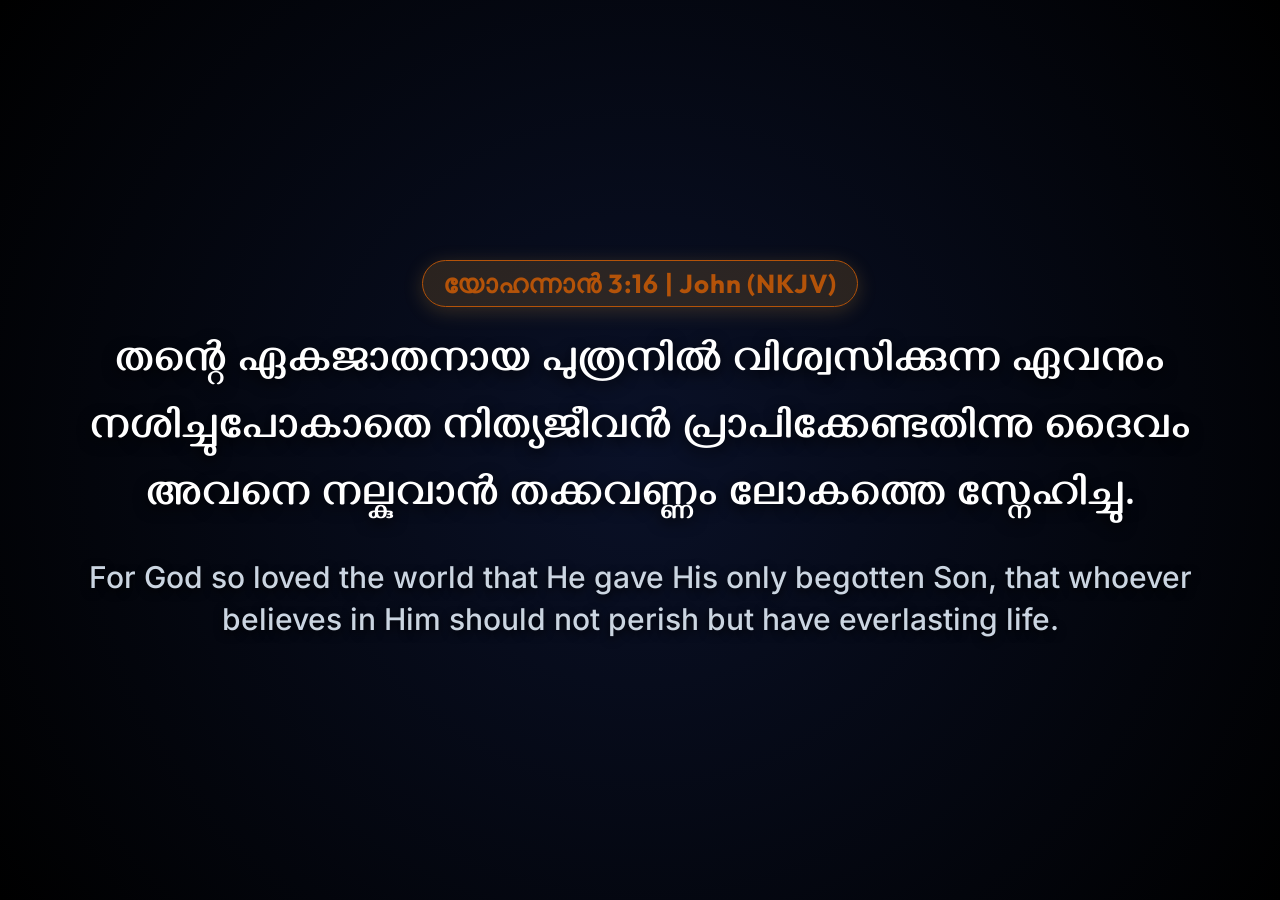
<file: projector.html>
<!DOCTYPE html>
<html lang="en">
<head>
    <meta charset="UTF-8">
    <meta name="viewport" content="width=device-width, initial-scale=1.0">
    <title>Church Projector Screen - Church of God Alappuzha Town</title>
    <link rel="stylesheet" href="styles.css?v=holding-1">
    <link rel="stylesheet" href="holding-screen.css?v=clear-lyrics-1">
</head>
<body class="projector-body theme-dark-midnight mode-verse">

    <!-- 1. Pure Blackout Overlay (B key) -->
    <div id="black-overlay"></div>

    <!-- 2. Authentic Alappuzha Town Default / Holding Screen (W key) -->
    <div id="default-screen-overlay" class="default-holding-screen use-attached-slide">
        <img class="attached-holding-slide" src="holding-screen-large.png" alt="Church of God Alappuzha Town — Welcome, Worship, Fellowship. Psalm 150:6">
        <div class="holding-card">
            <!-- Accent Top Bar -->
            <div id="card-accent-bar-top" class="card-accent-bar top-bar"></div>

            <div class="holding-card-inner">
                <!-- Center Logo Card -->
                <div class="logo-card-frame">
                    <img id="holding-emblem-img" src="church-logo.png" alt="Church of God Kerala State Logo" class="holding-emblem-img">
                </div>

                <!-- Text Branding -->
                <div id="holding-title-main" class="holding-title-main">CHURCH OF GOD (FULL GOSPEL) IN INDIA</div>
                <div id="holding-church-town" class="holding-church-town">ALAPPUZHA TOWN</div>
                <div id="holding-gold-divider" class="holding-gold-divider"></div>

                <!-- Tagline -->
                <div id="holding-motto" class="holding-motto">WELCOME • WORSHIP • FELLOWSHIP</div>

                <!-- Scripture Quote -->
                <div id="holding-verse-quote" class="holding-verse-quote">“Let everything that has breath praise the LORD.” • Psalm 150:6</div>
            </div>

            <!-- Accent Bottom Bar -->
            <div id="card-accent-bar-bottom" class="card-accent-bar bottom-bar"></div>
        </div>
    </div>

    <!-- 3. Scripture Live Projection Viewport -->
    <div class="projector-viewport" id="projector-container">
        <!-- Subtle Background Center Watermark -->
        <div class="projector-watermark-bg" id="projector-watermark-bg">
            <img src="church-logo.png" alt="Watermark Emblem">
        </div>

        <!-- Corner Discreet Watermark -->
        <div class="projector-corner-watermark" id="projector-corner-watermark">
            <img src="church-logo.png" alt="Emblem">
            <div class="corner-watermark-text">
                <span class="church-line">COG ALAPPUZHA TOWN</span>
                <span class="state-line">KERALA STATE</span>
            </div>
        </div>

        <!-- Scripture Reference Badge -->
        <div class="projector-ref-badge" id="projector-ref">
            യോഹന്നാൻ 3:16  |  John 3:16 (NKJV)
        </div>

        <!-- Primary: Malayalam BSI -->
        <div class="projector-text-ml" id="projector-ml">
            തന്റെ ഏകജാതനായ പുത്രനിൽ വിശ്വസിക്കുന്ന ഏവനും നശിച്ചുപോകാതെ നിത്യജീവൻ പ്രാപിക്കേണ്ടതിന്നു ദൈവം അവനെ നൽകുവാൻ തക്കവണ്ണം ലോകത്തെ സ്നേഹിച്ചു.
        </div>

        <!-- Secondary: English (NKJV / NIV / KJV) -->
        <div class="projector-text-en" id="projector-en">
            For God so loved the world that He gave His only begotten Son, that whoever believes in Him should not perish but have everlasting life.
        </div>
    </div>

    <script src="projector.js?v=native-projector-1"></script>
</body>
</html>
</file>
<file: styles.css>
@import url('fonts/fonts.css');

:root {
    --bg-dark: #f8fafc;
    --bg-surface: #ffffff;
    --bg-card: #ffffff;
    --bg-card-hover: #f1f5f9;
    --primary-gold: #b45309;
    --primary-blue: #2563eb;
    --primary-blue-glow: rgba(37, 99, 235, 0.15);
    --gold-glow: rgba(180, 83, 9, 0.2);
    --text-primary: #0f172a;
    --text-secondary: #475569;
    --text-muted: #94a3b8;
    --border-color: #e2e8f0;
    --accent-red: #ef4444;
    --accent-green: #10b981;
}

* {
    box-sizing: border-box;
    margin: 0;
    padding: 0;
}

body {
    font-family: 'Inter', -apple-system, BlinkMacSystemFont, sans-serif;
    background-color: var(--bg-dark);
    color: var(--text-primary);
    overflow: hidden;
    height: 100vh;
}

/* Loading Overlay */
#loading-overlay {
    position: fixed;
    inset: 0;
    background: #f8fafc;
    z-index: 9999;
    display: flex;
    flex-direction: column;
    align-items: center;
    justify-content: center;
    gap: 16px;
    color: #0f172a;
}
.spinner {
    width: 44px;
    height: 44px;
    border: 3.5px solid #e2e8f0;
    border-top: 3.5px solid var(--primary-blue);
    border-radius: 50%;
    animation: spin 0.8s linear infinite;
}
@keyframes spin { 100% { transform: rotate(360deg); } }

/* App Layout */
.app-container {
    display: grid;
    grid-template-rows: auto 1fr;
    height: 100vh;
}

/* Top App Header */
.app-header {
    background: #ffffff;
    border-bottom: 1px solid var(--border-color);
    padding: 0 16px;
    height: 54px;
    display: flex;
    align-items: center;
    justify-content: space-between;
    gap: 12px;
    box-shadow: 0 1px 3px rgba(0, 0, 0, 0.03);
}

.brand-section {
    display: flex;
    align-items: center;
    gap: 12px;
    flex-shrink: 0;
    width: 254px;
}
.church-header-logo {
    height: 34px;
    width: auto;
    object-fit: contain;
    filter: drop-shadow(0 1px 2px rgba(0, 0, 0, 0.05));
}
.brand-title-wrap {
    display: flex;
    flex-direction: column;
    justify-content: center;
    gap: 1px;
}
.church-main-title {
    font-family: 'Outfit', sans-serif;
    font-size: 15px;
    font-weight: 800;
    color: #0f172a;
    line-height: 1.15;
    letter-spacing: -0.2px;
}
.church-sub-title {
    font-size: 10px;
    font-weight: 700;
    color: #b45309;
    letter-spacing: 0.6px;
    text-transform: uppercase;
}

/* Nav Mode Switcher */
.nav-mode-switcher {
    display: flex;
    background: #f1f5f9;
    border: 1px solid var(--border-color);
    border-radius: 20px;
    padding: 3px;
    gap: 3px;
    flex-shrink: 0;
}
.nav-mode-btn {
    background: transparent;
    border: none;
    color: #64748b;
    font-size: 12px;
    font-weight: 600;
    padding: 5px 12px;
    border-radius: 16px;
    cursor: pointer;
    display: inline-flex;
    align-items: center;
    gap: 5px;
    transition: all 0.15s ease;
}
.nav-mode-btn:hover {
    color: #0f172a;
}
.nav-mode-btn.active {
    background: #2563eb;
    color: #ffffff;
    box-shadow: 0 2px 6px rgba(37, 99, 235, 0.25);
}

/* Search Bar */
.search-wrapper {
    flex: 1;
    max-width: 340px;
    min-width: 180px;
    position: relative;
    display: flex;
    align-items: center;
}
.search-input {
    width: 100%;
    height: 34px;
    background: #f8fafc;
    border: 1px solid var(--border-color);
    border-radius: 17px;
    padding: 0 32px 0 32px;
    color: #0f172a;
    font-size: 13px;
    font-weight: 500;
    outline: none;
    transition: all 0.2s ease;
}
.search-input:focus {
    border-color: #2563eb;
    box-shadow: 0 0 0 2px rgba(37, 99, 235, 0.15);
    background: #ffffff;
}
.search-icon {
    position: absolute;
    left: 10px;
    color: var(--text-muted);
    font-size: 13px;
    pointer-events: none;
}
.search-hint {
    position: absolute;
    right: 8px;
    background: #f1f5f9;
    border: 1px solid #e2e8f0;
    border-radius: 4px;
    padding: 1px 5px;
    font-size: 10px;
    color: var(--text-muted);
}

/* Header Action Controls */
.header-actions {
    display: flex;
    align-items: center;
    gap: 8px;
    flex-shrink: 0;
}
.header-pill-wrap {
    display: flex;
    align-items: center;
}
.header-clean-select {
    background: #ffffff;
    border: 1px solid var(--border-color);
    color: #334155;
    font-size: 12px;
    font-weight: 600;
    padding: 5px 8px;
    border-radius: 6px;
    outline: none;
    cursor: pointer;
}
.header-clean-select:focus {
    border-color: #2563eb;
}

/* Segmented Control in Header */
.segmented-control {
    display: flex;
    background: #f1f5f9;
    border: 1px solid var(--border-color);
    border-radius: 6px;
    padding: 2px;
    gap: 2px;
}
.segmented-control.full-width {
    width: 100%;
}
.seg-btn {
    background: transparent;
    border: none;
    color: #64748b;
    font-size: 11.5px;
    font-weight: 600;
    padding: 4px 8px;
    border-radius: 4px;
    cursor: pointer;
    flex: 1;
    text-align: center;
    transition: all 0.15s ease;
}
.seg-btn:hover {
    color: #0f172a;
}
.seg-btn.active {
    background: #2563eb;
    color: #ffffff;
    font-weight: 700;
}

.btn-header-action {
    display: inline-flex;
    align-items: center;
    gap: 5px;
    padding: 6px 12px;
    border-radius: 6px;
    font-size: 12px;
    font-weight: 600;
    cursor: pointer;
    border: 1px solid transparent;
    transition: all 0.15s ease;
    height: 32px;
}
.btn-primary {
    background: #2563eb;
    color: #fff;
    box-shadow: 0 1px 3px rgba(37, 99, 235, 0.3);
}
.btn-primary:hover {
    background: #1d4ed8;
}
.btn-blank {
    background: #f1f5f9;
    border: 1px solid var(--border-color);
    color: #334155;
}
.btn-blank:hover {
    background: #e2e8f0;
}
.btn-blank.blank-active {
    background: var(--accent-red);
    color: #fff;
    border-color: var(--accent-red);
}
.btn-default-screen {
    background: #fdf2f8;
    border: 1px solid #fbcfe8;
    color: #be185d;
}
.btn-default-screen:hover {
    background: #fce7f3;
}
.btn-default-screen.active {
    background: #be185d;
    border-color: #be185d;
    color: #ffffff;
}
.btn-icon-only {
    background: #ffffff;
    border: 1px solid var(--border-color);
    color: #64748b;
    width: 32px;
    padding: 0;
    justify-content: center;
    font-size: 14px;
}
.btn-icon-only:hover {
    background: #f1f5f9;
    color: #0f172a;
}

/* Main Workbench Layout: Clean 2-column layout (Left Navigator + Main Canvas) */
.workbench-grid {
    display: grid;
    grid-template-columns: 270px 1fr;
    height: calc(100vh - 54px);
    overflow: hidden;
    background: var(--bg-dark);
    transition: grid-template-columns 0.2s ease;
}
.workbench-grid.sidebar-collapsed {
    grid-template-columns: 0px 1fr !important;
}
.workbench-grid.sidebar-collapsed .books-sidebar {
    display: none !important;
}
.btn-sidebar-toggle {
    width: 32px;
    height: 32px;
    background: #f8fafc;
    border: 1px solid #e2e8f0;
    border-radius: 7px;
    padding: 0;
    font-size: 14px;
    color: #475569;
    cursor: pointer;
    transition: all 0.15s ease;
    display: flex;
    align-items: center;
    justify-content: center;
    flex-shrink: 0;
}
.btn-sidebar-toggle:hover {
    background: #f1f5f9;
    border-color: #cbd5e1;
    color: #0f172a;
}

/* Left Sidebar - Books Navigator */
.books-sidebar {
    background: #ffffff;
    border-right: 1px solid var(--border-color);
    display: flex;
    flex-direction: column;
    overflow: hidden;
}
/* Sidebar Top Bar & Header */
.sidebar-top-bar {
    display: flex;
    align-items: center;
    justify-content: space-between;
    padding: 12px 14px;
    border-bottom: 1px solid var(--border-color);
    background: #ffffff;
    height: 48px;
}
.sidebar-heading {
    font-size: 12px;
    font-weight: 800;
    color: #475569;
    letter-spacing: 0.8px;
    text-transform: uppercase;
}
.sidebar-count-badge {
    background: #f1f5f9;
    color: #0f172a;
    border: 1px solid var(--border-color);
    font-size: 11px;
    font-weight: 700;
    padding: 2px 8px;
    border-radius: 12px;
    font-family: 'Outfit', sans-serif;
    letter-spacing: 0.3px;
}
.btn-mini-add-song {
    background: #eff6ff;
    border: 1px solid #bfdbfe;
    color: #1d4ed8;
    font-size: 11px;
    font-weight: 700;
    padding: 3px 9px;
    border-radius: 6px;
    cursor: pointer;
    transition: all 0.15s ease;
}
.btn-mini-add-song:hover {
    background: #2563eb;
    color: #ffffff;
    border-color: #2563eb;
}

/* Sidebar Search Box & Filter Tabs */
.book-search-container, .song-search-container {
    padding: 10px 12px;
    background: #f8fafc;
    border-bottom: 1px solid var(--border-color);
    display: flex;
    flex-direction: column;
    gap: 8px;
}
.search-input-wrap {
    position: relative;
    display: flex;
    align-items: center;
    width: 100%;
}
.mini-search-icon {
    position: absolute;
    left: 10px;
    font-size: 13px;
    color: #94a3b8;
    pointer-events: none;
    line-height: 1;
}
.sidebar-search-input {
    width: 100%;
    height: 34px;
    background: #ffffff;
    border: 1px solid #cbd5e1;
    border-radius: 7px;
    padding: 0 28px 0 32px;
    color: #0f172a;
    font-size: 12px;
    font-weight: 500;
    outline: none;
    transition: all 0.2s ease;
    box-shadow: 0 1px 2px rgba(0, 0, 0, 0.03);
}
.sidebar-search-input:focus {
    border-color: #2563eb;
    box-shadow: 0 0 0 3px rgba(37, 99, 235, 0.15);
}
.sidebar-search-input::placeholder {
    color: #94a3b8;
}
.sidebar-clear-btn {
    position: absolute;
    right: 8px;
    width: 18px;
    height: 18px;
    background: #e2e8f0;
    border: none;
    border-radius: 50%;
    color: #64748b;
    font-size: 10px;
    cursor: pointer;
    display: flex;
    align-items: center;
    justify-content: center;
    line-height: 1;
    transition: all 0.15s ease;
}
.sidebar-clear-btn:hover {
    background: #cbd5e1;
    color: #0f172a;
}

/* Filter Pills Segmented Control */
.filter-pill-group {
    display: flex;
    background: #e2e8f0;
    padding: 2.5px;
    border-radius: 7px;
    gap: 2px;
}
.pill-filter-btn {
    flex: 1;
    height: 26px;
    background: transparent;
    border: none;
    color: #64748b;
    font-size: 11px;
    font-weight: 600;
    padding: 0 4px;
    border-radius: 5px;
    cursor: pointer;
    display: flex;
    align-items: center;
    justify-content: center;
    transition: all 0.15s ease;
    white-space: nowrap;
}
.pill-filter-btn:hover {
    color: #0f172a;
}
.pill-filter-btn.active {
    background: #ffffff;
    color: #0f172a;
    font-weight: 700;
    box-shadow: 0 1px 3px rgba(0, 0, 0, 0.1);
}
.song-search-container .pill-filter-btn.active {
    background: #ffffff;
    color: #b45309;
    font-weight: 700;
    box-shadow: 0 1px 3px rgba(0, 0, 0, 0.1);
}

.empty-search-msg {
    padding: 32px 16px;
    text-align: center;
    color: #64748b;
    font-size: 12.5px;
    display: flex;
    flex-direction: column;
    align-items: center;
    justify-content: center;
    gap: 8px;
}

/* Scrollable Books List */
.books-scroll-area {
    flex: 1;
    overflow-y: auto;
    padding: 8px 10px 20px 10px;
    background: #ffffff;
}
.testament-label {
    font-size: 10.5px;
    font-weight: 800;
    color: #64748b;
    text-transform: uppercase;
    letter-spacing: 0.8px;
    padding: 10px 6px 4px 6px;
    margin: 0;
}

/* Book Item Button - Precision Aligned */
.book-btn {
    width: 100%;
    display: flex;
    align-items: center;
    justify-content: space-between;
    padding: 7px 8px;
    margin-bottom: 2px;
    background: transparent;
    border: 1px solid transparent;
    border-radius: 7px;
    cursor: pointer;
    text-align: left;
    transition: all 0.12s ease;
    color: #334155;
}
.book-btn:hover {
    background: #f8fafc;
    border-color: #f1f5f9;
    color: #0f172a;
}
.book-btn.active {
    background: #eff6ff;
    border-color: #bfdbfe;
    color: #1d4ed8;
    box-shadow: 0 1px 3px rgba(37, 99, 235, 0.08);
}
.book-btn-left {
    display: flex;
    align-items: center;
    gap: 8px;
    min-width: 0;
    flex: 1;
}
.book-order-pill {
    width: 24px;
    height: 24px;
    border-radius: 5px;
    background: #f1f5f9;
    color: #64748b;
    font-size: 10.5px;
    font-weight: 800;
    display: flex;
    align-items: center;
    justify-content: center;
    flex-shrink: 0;
    font-family: 'Outfit', sans-serif;
    border: 1px solid var(--border-color);
}
.book-btn.active .book-order-pill {
    background: #2563eb;
    color: #ffffff;
    border-color: #2563eb;
}
.book-names-col {
    display: flex;
    flex-direction: column;
    gap: 0px;
    min-width: 0;
    text-align: left;
    flex: 1;
}
.book-name-ml {
    font-family: 'Gayathri', sans-serif;
    font-size: 14px;
    font-weight: 700;
    color: #0f172a;
    line-height: 1.25;
    white-space: nowrap;
    overflow: hidden;
    text-overflow: ellipsis;
}
.book-name-en {
    font-family: 'Inter', sans-serif;
    font-size: 11px;
    font-weight: 500;
    color: #64748b;
    line-height: 1.2;
    white-space: nowrap;
    overflow: hidden;
    text-overflow: ellipsis;
}
.book-btn.active .book-name-ml {
    color: #1d4ed8;
}
.book-btn.active .book-name-en {
    color: #2563eb;
}
.book-ch-pill {
    font-size: 9.5px;
    font-weight: 700;
    color: #64748b;
    background: #f8fafc;
    border: 1px solid var(--border-color);
    padding: 2px 6px;
    border-radius: 5px;
    flex-shrink: 0;
    margin-left: 4px;
}
.book-btn.active .book-ch-pill {
    background: #dbeafe;
    color: #1e40af;
    border-color: #bfdbfe;
}

/* Center Panel - Full Chapter Verse Navigator */
.center-panel {
    display: flex;
    flex-direction: column;
    overflow: hidden;
    background: var(--bg-dark);
}

.chapter-nav-bar {
    background: #ffffff;
    border-bottom: 1px solid var(--border-color);
    padding: 10px 20px;
    display: flex;
    flex-direction: column;
    gap: 8px;
    box-shadow: 0 1px 2px rgba(0, 0, 0, 0.02);
}
.chapter-header-row {
    display: flex;
    align-items: center;
    justify-content: space-between;
}
.chapter-title-group {
    display: flex;
    align-items: center;
    gap: 16px;
}
.chapter-header-title {
    font-size: 17px;
    font-weight: 700;
    color: #0f172a;
    font-family: 'Outfit', sans-serif;
    display: flex;
    align-items: center;
}
.live-status-pill {
    display: inline-flex;
    align-items: center;
    gap: 4px;
    padding: 2px 9px;
    border-radius: 12px;
    font-size: 11px;
    font-weight: 700;
    margin-left: 10px;
    vertical-align: middle;
    letter-spacing: 0.3px;
}
.live-status-pill.live-here {
    background: rgba(239, 68, 68, 0.1);
    color: #dc2626;
    border: 1px solid rgba(239, 68, 68, 0.3);
}
.live-status-pill.live-other {
    background: rgba(37, 99, 235, 0.1);
    color: #2563eb;
    border: 1px solid rgba(37, 99, 235, 0.3);
}
.chapter-dropdown-wrap {
    display: flex;
    align-items: center;
    gap: 6px;
    background: #f8fafc;
    padding: 3px 8px;
    border-radius: 6px;
    border: 1px solid var(--border-color);
}
.chapter-select-box {
    background: #ffffff;
    border: 1px solid #cbd5e1;
    color: #0f172a;
    font-size: 13px;
    font-weight: 600;
    padding: 4px 8px;
    border-radius: 4px;
    cursor: pointer;
    outline: none;
}
.chapter-select-box:focus {
    border-color: #2563eb;
}
.keyboard-shortcuts-hint {
    font-size: 12px;
    color: var(--text-muted);
}
.keyboard-shortcuts-hint kbd {
    background: #f1f5f9;
    border: 1px solid var(--border-color);
    border-radius: 4px;
    padding: 1px 5px;
    font-size: 11px;
    color: #334155;
}

/* Chapter Pill Selector */
.chapter-pills-container {
    display: flex;
    align-items: center;
    gap: 6px;
    overflow-x: auto;
    padding-bottom: 4px;
}
.chapter-pills-container::-webkit-scrollbar {
    height: 4px;
}
.chapter-pills-container::-webkit-scrollbar-thumb {
    background: #cbd5e1;
    border-radius: 4px;
}
.chapter-pill {
    min-width: 34px;
    height: 30px;
    background: #ffffff;
    border: 1px solid var(--border-color);
    border-radius: 6px;
    color: #334155;
    font-size: 13px;
    font-weight: 600;
    cursor: pointer;
    display: flex;
    align-items: center;
    justify-content: center;
    transition: all 0.15s ease;
    flex-shrink: 0;
}
.chapter-pill:hover {
    background: #f1f5f9;
    border-color: #cbd5e1;
    color: #0f172a;
}
.chapter-pill.active {
    background: #2563eb;
    border-color: #2563eb;
    color: #ffffff;
    font-weight: 700;
}

/* Recent Verses History Bar */
.history-bar-container {
    display: flex;
    align-items: center;
    gap: 8px;
    padding: 6px 20px;
    background: #f1f5f9;
    border-bottom: 1px solid var(--border-color);
    min-height: 36px;
}
.history-label {
    display: flex;
    align-items: center;
    gap: 4px;
    font-weight: 800;
    font-size: 10.5px;
    color: var(--primary-gold);
    letter-spacing: 0.8px;
    white-space: nowrap;
}
.history-chips-scroll {
    display: flex;
    align-items: center;
    gap: 6px;
    flex: 1;
    overflow-x: auto;
    padding: 2px 0;
    scrollbar-width: thin;
}
.history-chip {
    display: inline-flex;
    align-items: center;
    gap: 4px;
    background: #ffffff;
    border: 1px solid var(--border-color);
    color: #334155;
    padding: 3px 10px;
    border-radius: 12px;
    font-size: 12px;
    font-weight: 600;
    white-space: nowrap;
    cursor: pointer;
    transition: all 0.15s ease;
    box-shadow: 0 1px 2px rgba(0,0,0,0.02);
}
.history-chip:hover {
    background: #eff6ff;
    border-color: #3b82f6;
    color: #1d4ed8;
    transform: translateY(-1px);
}
.history-chip.current {
    background: #fef3c7;
    border-color: #f59e0b;
    color: #92400e;
    font-weight: 700;
}
.history-empty-hint {
    color: #64748b;
    font-size: 11px;
    font-style: italic;
}
.btn-clear-history {
    background: transparent;
    border: none;
    color: #64748b;
    font-size: 13px;
    cursor: pointer;
    padding: 2px 6px;
    border-radius: 4px;
    display: flex;
    align-items: center;
    justify-content: center;
}
.btn-clear-history:hover {
    color: #ef4444;
    background: rgba(239, 68, 68, 0.1);
}

/* Verse Cards Scroll Area (The Heart of ChurchView) */
.verses-scroll-area {
    flex: 1;
    overflow-y: auto;
    padding: 16px 24px;
    display: flex;
    flex-direction: column;
    gap: 8px;
    background: var(--bg-dark);
}

.verse-card {
    background: #ffffff;
    border: 1px solid var(--border-color);
    border-radius: 8px;
    padding: 12px 16px;
    display: flex;
    gap: 14px;
    cursor: pointer;
    transition: all 0.15s ease;
    position: relative;
    box-shadow: 0 1px 3px rgba(0, 0, 0, 0.04);
}
.verse-card:hover {
    background: #f8fafc;
    border-color: #cbd5e1;
    box-shadow: 0 4px 10px rgba(0, 0, 0, 0.06);
    transform: translateY(-1px);
}
.verse-card.selected-live {
    background: #eff6ff;
    border-color: #3b82f6;
    box-shadow: 0 0 0 1.5px #3b82f6, 0 4px 14px rgba(37, 99, 235, 0.12);
}
.verse-num-badge {
    display: flex;
    flex-direction: column;
    align-items: center;
    justify-content: flex-start;
    gap: 3px;
    min-width: 26px;
    padding-top: 2px;
}
.v-num {
    font-size: 14px;
    font-weight: 800;
    color: #b45309;
    font-family: 'Outfit', sans-serif;
}
.selected-live .v-num {
    color: #2563eb;
}
.live-tag {
    display: none;
    background: #2563eb;
    color: #ffffff;
    font-size: 9px;
    font-weight: 800;
    padding: 1px 5px;
    border-radius: 4px;
    letter-spacing: 0.5px;
}
.selected-live .live-tag {
    display: block;
}

.verse-text-content {
    flex: 1;
    display: flex;
    flex-direction: column;
    gap: 4px;
}
.verse-ml {
    font-family: 'Gayathri', 'Manjari', 'Nirmala UI', 'Kartika', 'Arial Unicode MS', sans-serif;
    color: #0f172a;
    font-size: 17px !important;
    font-weight: 600;
    line-height: 1.6;
    letter-spacing: 0.1px;
}
.verse-en {
    font-family: 'Inter', -apple-system, BlinkMacSystemFont, 'Segoe UI', Roboto, sans-serif;
    color: #475569;
    font-size: 13.5px !important;
    font-weight: 400;
    line-height: 1.5;
}
.selected-live .verse-en {
    color: #1e293b;
    font-weight: 500;
}

/* Right Panel - Live Preview & Controls (Hidden on desktop in favor of floating dock) */
.preview-sidebar {
    display: none !important;
}
.preview-header {
    padding: 12px 16px;
    border-bottom: 1px solid var(--border-color);
    display: flex;
    align-items: center;
    justify-content: space-between;
}
.preview-title {
    font-size: 13px;
    font-weight: 700;
    text-transform: uppercase;
    letter-spacing: 0.8px;
    color: var(--text-secondary);
}
.live-indicator {
    display: inline-flex;
    align-items: center;
    gap: 6px;
    font-size: 11px;
    font-weight: 800;
    color: var(--accent-green);
    background: rgba(16, 185, 129, 0.15);
    padding: 2px 8px;
    border-radius: 12px;
}
.pulse-dot {
    width: 7px;
    height: 7px;
    border-radius: 50%;
    background: var(--accent-green);
    box-shadow: 0 0 8px var(--accent-green);
}

.preview-content-box {
    padding: 16px;
    display: flex;
    flex-direction: column;
    gap: 16px;
    flex: 1;
    overflow-y: auto;
}

/* Mirror Display Screen */
.preview-screen {
    aspect-ratio: 16 / 9;
    background: #000000;
    border: 2px solid var(--border-color);
    border-radius: 8px;
    padding: 8px;
    display: flex;
    flex-direction: column;
    justify-content: center;
    align-items: center;
    text-align: center;
    position: relative;
    box-shadow: 0 4px 20px rgba(0, 0, 0, 0.6);
    overflow: hidden;
}

.preview-mode-wrap {
    width: 100%;
    height: 100%;
    display: flex;
    flex-direction: column;
    justify-content: center;
    align-items: center;
    position: relative;
}

.preview-watermark-bg {
    position: absolute;
    inset: 0;
    display: flex;
    align-items: center;
    justify-content: center;
    pointer-events: none;
    z-index: 0;
}
.preview-watermark-bg img {
    height: 90%;
    width: auto;
    object-fit: contain;
    opacity: 0.12;
}

.preview-screen-ref {
    position: relative;
    z-index: 2;
    font-size: 11px;
    font-weight: 700;
    color: var(--primary-gold);
    margin-bottom: 6px;
}
.preview-screen-ml {
    position: relative;
    z-index: 2;
    font-family: 'Gayathri', 'Manjari', 'Nirmala UI', 'Kartika', 'Arial Unicode MS', sans-serif;
    font-size: 13px;
    font-weight: 700;
    color: #fff;
    line-height: 1.35;
    margin-bottom: 4px;
    max-height: 52px;
    overflow: hidden;
    white-space: pre-line;
}
.preview-screen-en {
    position: relative;
    z-index: 2;
    font-family: 'Inter', -apple-system, BlinkMacSystemFont, 'Segoe UI', Roboto, sans-serif;
    font-size: 10px;
    color: #cbd5e1;
    line-height: 1.3;
    max-height: 40px;
    overflow: hidden;
    white-space: pre-line;
}
.preview-corner-tag {
    position: absolute;
    bottom: 2px;
    right: 4px;
    font-size: 7.5px;
    font-weight: 700;
    color: var(--primary-gold);
    letter-spacing: 0.8px;
    opacity: 0.8;
    z-index: 3;
}

/* Mini Default Screen Card inside Preview */
.preview-default-card {
    background: #ffffff;
    border: 1.5px solid #d4af37;
    border-radius: 8px;
    width: 100%;
    height: 100%;
    display: flex;
    flex-direction: column;
    align-items: center;
    justify-content: center;
    text-align: center;
    position: relative;
    overflow: hidden;
    box-sizing: border-box;
    padding: 6px;
}
.mini-accent-bar {
    position: absolute;
    left: 8px;
    right: 8px;
    height: 2.5px;
    background: linear-gradient(90deg, #9d174d, #e11d48, #9d174d);
    border-radius: 2px;
}
.mini-top { top: 4px; }
.mini-bottom { bottom: 4px; }
.mini-emblem-box {
    background: #ffffff;
    border-radius: 6px;
    padding: 2px 6px;
    box-shadow: 0 2px 6px rgba(0,0,0,0.1);
    margin-bottom: 2px;
}
.mini-emblem-box img {
    height: 30px;
    width: auto;
    object-fit: contain;
}
.mini-title-cog {
    font-size: 7px;
    font-weight: 800;
    color: #4a0e1c;
    letter-spacing: 0.5px;
    line-height: 1.1;
}
.mini-title-town {
    font-size: 12px;
    font-weight: 900;
    color: #be185d;
    letter-spacing: 0.8px;
    line-height: 1.2;
}
.mini-divider {
    width: 50px;
    height: 1.5px;
    background: #c59b27;
    margin: 2px auto;
}
.mini-motto {
    font-size: 6px;
    font-weight: 700;
    color: #334155;
    letter-spacing: 1px;
}
.mini-verse-quote {
    font-size: 5.5px;
    font-style: italic;
    color: #64748b;
    margin-top: 1px;
}

.preview-blank-overlay {
    position: absolute;
    inset: 0;
    background: rgba(0, 0, 0, 0.95);
    display: flex;
    align-items: center;
    justify-content: center;
    color: #ef4444;
    font-size: 11px;
    font-weight: 800;
    letter-spacing: 1px;
    z-index: 10;
}

/* Quick Navigation Arrows */
.quick-nav-row {
    display: grid;
    grid-template-columns: 1fr 1fr;
    gap: 8px;
}
.btn-nav {
    background: #23293c;
    border: 1px solid var(--border-color);
    color: #fff;
    padding: 10px;
    border-radius: 6px;
    font-size: 13px;
    font-weight: 600;
    cursor: pointer;
    display: flex;
    align-items: center;
    justify-content: center;
    gap: 6px;
}
.btn-nav:hover {
    background: #2d354d;
}

/* Sidebar Quick Action Card */
.sidebar-action-card {
    background: #121624;
    border: 1px solid var(--border-color);
    border-radius: 8px;
    padding: 10px;
    display: flex;
    flex-direction: column;
    gap: 8px;
}
.sidebar-card-title {
    font-size: 11px;
    font-weight: 700;
    text-transform: uppercase;
    letter-spacing: 0.6px;
    color: var(--text-muted);
}

/* Sidebar Screen Holding & Blackout Toggles */
.sidebar-screen-toggles {
    display: flex;
    flex-direction: column;
    gap: 6px;
}
.btn-side-toggle {
    display: flex;
    align-items: center;
    justify-content: center;
    gap: 8px;
    padding: 8px 12px;
    background: #141826;
    border: 1px solid var(--border-color);
    border-radius: 6px;
    color: #cbd5e1;
    font-size: 12.5px;
    font-weight: 600;
    cursor: pointer;
    transition: all 0.15s ease;
}
.btn-side-toggle:hover {
    background: #1e2438;
    color: #ffffff;
}
.btn-side-toggle.active {
    background: #be185d;
    border-color: #f472b6;
    color: #ffffff;
    box-shadow: 0 2px 8px rgba(190, 24, 93, 0.4);
}
.btn-side-toggle.blank-active {
    background: var(--accent-red);
    border-color: var(--accent-red);
    color: #ffffff;
    box-shadow: 0 2px 8px rgba(239, 68, 68, 0.4);
}

/* Sidebar Bottom Modal Links */
.sidebar-bottom-links {
    display: flex;
    flex-direction: column;
    gap: 6px;
    margin-top: auto;
    padding-top: 8px;
    border-top: 1px solid var(--border-color);
}
.btn-side-link {
    display: flex;
    align-items: center;
    gap: 8px;
    padding: 7px 10px;
    background: transparent;
    border: 1px dashed var(--border-color);
    border-radius: 6px;
    color: #94a3b8;
    font-size: 12px;
    font-weight: 500;
    cursor: pointer;
    transition: all 0.15s ease;
}
.btn-side-link:hover {
    background: #161b2b;
    border-color: #475569;
    color: #ffffff;
}

/* Modal Helpers: Clean Sliders & Keyboard Shortcuts Grid */
.clean-slider {
    width: 100%;
    height: 6px;
    border-radius: 3px;
    background: #e2e8f0;
    outline: none;
    accent-color: #2563eb;
    cursor: pointer;
    margin-top: 6px;
}
.shortcuts-grid {
    display: grid;
    grid-template-columns: 1fr 1fr;
    gap: 10px;
}
.shortcut-item {
    display: flex;
    align-items: center;
    gap: 8px;
    background: #f8fafc;
    border: 1px solid #e2e8f0;
    border-radius: 6px;
    padding: 8px 10px;
    font-size: 12.5px;
    color: #1e293b;
}
.shortcut-item kbd {
    background: #ffffff;
    border: 1px solid #cbd5e1;
    border-radius: 4px;
    padding: 2px 6px;
    font-size: 11px;
    font-weight: 700;
    color: #2563eb;
    font-family: inherit;
    box-shadow: 0 1px 2px rgba(0,0,0,0.06);
}

/* ========================================================= */
/* AUDIENCE / PROJECTOR SCREEN STYLES (projector.html)       */
/* ========================================================= */
.projector-body {
    background: #000000;
    height: 100vh;
    width: 100vw;
    margin: 0;
    padding: 0;
    display: flex;
    align-items: center;
    justify-content: center;
    overflow: hidden;
    cursor: none; /* Hide mouse cursor on projector */
}

/* Projector Themes */
body.theme-dark-midnight {
    background: radial-gradient(circle at center, #0a1128 0%, #000000 100%);
}
body.theme-pure-black {
    background: #000000;
}
body.theme-church-blue {
    background: radial-gradient(circle at center, #172554 0%, #020617 100%);
}
body.theme-royal-maroon {
    background: radial-gradient(circle at center, #450a0a 0%, #000000 100%);
}

.projector-viewport {
    width: 90vw;
    max-width: 1600px;
    display: flex;
    flex-direction: column;
    align-items: center;
    justify-content: center;
    text-align: center;
    gap: 24px;
    transition: opacity 0.15s ease-out;
}
.projector-viewport.verse-fade {
    opacity: 0.05;
}

.projector-ref-badge {
    display: inline-block;
    background: rgba(245, 176, 65, 0.15);
    border: 1.5px solid var(--primary-gold);
    color: var(--primary-gold);
    font-family: 'Outfit', sans-serif;
    font-size: 26px;
    font-weight: 700;
    padding: 6px 20px;
    border-radius: 30px;
    letter-spacing: 0.8px;
    box-shadow: 0 4px 20px rgba(245, 176, 65, 0.2);
}

.projector-text-ml {
    font-family: 'Gayathri', 'Manjari', 'Nirmala UI', 'Kartika', 'Arial Unicode MS', sans-serif;
    font-size: 46px;
    font-weight: 700;
    line-height: 1.45;
    color: #ffffff;
    text-shadow: 0 4px 14px rgba(0, 0, 0, 0.9);
    white-space: pre-line;
}

.projector-text-en {
    font-family: 'Inter', -apple-system, BlinkMacSystemFont, 'Segoe UI', Roboto, sans-serif;
    font-size: 30px;
    font-weight: 500;
    line-height: 1.4;
    color: #cbd5e1;
    text-shadow: 0 3px 10px rgba(0, 0, 0, 0.9);
    white-space: pre-line;
}

/* ========================================================= */
/* SCRIPTURE LAYOUT MODES (DUAL vs MALAYALAM vs ENGLISH)    */
/* ========================================================= */
body.layout-malayalam .projector-text-en {
    display: none !important;
}
body.layout-malayalam .projector-text-ml {
    font-size: 60px;
    line-height: 1.55;
    max-width: 1450px;
}

body.layout-english .projector-text-ml {
    display: none !important;
}
body.layout-english .projector-text-en {
    font-size: 50px;
    line-height: 1.45;
    color: #ffffff;
    max-width: 1450px;
}

/* Preview Screen Mirror Layout Modes */
.preview-screen.layout-malayalam .preview-screen-en {
    display: none !important;
}
.preview-screen.layout-malayalam .preview-screen-ml {
    font-size: 15px;
    line-height: 1.45;
    max-height: 80px;
}

.preview-screen.layout-english .preview-screen-ml {
    display: none !important;
}
.preview-screen.layout-english .preview-screen-en {
    font-size: 13.5px;
    line-height: 1.4;
    color: #ffffff;
    max-height: 80px;
}

/* ========================================================= */
/* SCRIPTURE WATERMARK STYLES                                */
/* ========================================================= */

/* Subtle Center Watermark behind Scripture text */
.projector-watermark-bg {
    position: absolute;
    inset: 0;
    display: flex;
    align-items: center;
    justify-content: center;
    pointer-events: none;
    z-index: 0;
    transition: opacity 0.3s ease;
}
.projector-watermark-bg img {
    height: 480px;
    width: auto;
    object-fit: contain;
    opacity: 0.08; /* Very subtle and non-intrusive */
    filter: drop-shadow(0 0 40px rgba(245, 176, 65, 0.2));
}

/* Corner Watermark (Bottom-Right) */
.projector-corner-watermark {
    position: absolute;
    bottom: 24px;
    right: 32px;
    display: flex;
    align-items: center;
    gap: 10px;
    opacity: 0.6;
    pointer-events: none;
    z-index: 5;
    transition: opacity 0.3s ease;
}
.projector-corner-watermark img {
    height: 38px;
    width: auto;
    object-fit: contain;
    filter: drop-shadow(0 2px 8px rgba(0, 0, 0, 0.8));
}
.corner-watermark-text {
    display: flex;
    flex-direction: column;
    text-align: left;
    font-family: 'Outfit', sans-serif;
}
.church-line {
    font-size: 11px;
    font-weight: 800;
    color: #f1f5f9;
    letter-spacing: 1.2px;
}
.state-line {
    font-size: 9px;
    font-weight: 700;
    color: var(--primary-gold);
    letter-spacing: 2px;
}

/* Hide watermarks if disabled */
.projector-watermark-bg.hidden,
.projector-corner-watermark.hidden {
    display: none !important;
}

/* ========================================================= */
/* AUTHENTIC ALAPPUZHA TOWN DEFAULT / HOLDING SCREEN         */
/* ========================================================= */
.default-holding-screen {
    position: fixed;
    inset: 0;
    background: #090b10;
    z-index: 9000;
    opacity: 0;
    pointer-events: none;
    transition: opacity 0.35s ease-in-out;
    display: flex;
    align-items: center;
    justify-content: center;
    padding: 30px;
}
.default-holding-screen.active {
    opacity: 1;
    pointer-events: auto;
}

.holding-card {
    width: 92vw;
    max-width: 1320px;
    height: 88vh;
    background: #ffffff;
    border: 2.5px solid #d4af37; /* Thin Golden Outer Border */
    border-radius: 26px;
    position: relative;
    overflow: hidden;
    box-shadow: 0 20px 60px rgba(0, 0, 0, 0.85);
    display: flex;
    flex-direction: column;
    align-items: center;
    justify-content: center;
}

.card-accent-bar {
    position: absolute;
    left: 20px;
    right: 20px;
    height: 6px;
    background: linear-gradient(90deg, #9d174d, #e11d48, #9d174d);
    border-radius: 4px;
}
.top-bar { top: 16px; }
.bottom-bar { bottom: 16px; }

.holding-card-inner {
    display: flex;
    flex-direction: column;
    align-items: center;
    justify-content: center;
    text-align: center;
    padding: 20px 40px;
}

.logo-card-frame {
    background: #ffffff;
    border-radius: 24px;
    padding: 10px 24px;
    box-shadow: 0 8px 30px rgba(0, 0, 0, 0.1);
    border: 1px solid #f1f5f9;
    margin-bottom: 24px;
}
.holding-emblem-img {
    height: 190px;
    width: auto;
    object-fit: contain;
}

.holding-title-main {
    font-family: 'Outfit', sans-serif;
    font-size: 26px;
    font-weight: 800;
    color: #4a0e1c;
    letter-spacing: 1.8px;
    text-transform: uppercase;
    margin-bottom: 6px;
}

.holding-church-town {
    font-family: 'Outfit', sans-serif;
    font-size: 52px;
    font-weight: 900;
    color: #be185d; /* Vibrant Magenta */
    letter-spacing: 2.5px;
    text-transform: uppercase;
}

.holding-gold-divider {
    width: 180px;
    height: 3.5px;
    background: linear-gradient(90deg, transparent, #d97706, #f59e0b, #d97706, transparent);
    margin: 14px auto 18px auto;
    border-radius: 2px;
}

.holding-motto {
    font-family: 'Inter', sans-serif;
    font-size: 18px;
    font-weight: 700;
    color: #334155;
    letter-spacing: 5px;
    text-transform: uppercase;
    margin-bottom: 12px;
}

.holding-verse-quote {
    font-family: 'Inter', serif;
    font-size: 15px;
    font-style: italic;
    color: #64748b;
    font-weight: 500;
}

/* ========================================================= */
/* BLACKOUT OVERLAY                                          */
/* ========================================================= */
#black-overlay {
    position: fixed;
    inset: 0;
    background: #000000;
    z-index: 10000;
    opacity: 0;
    pointer-events: none;
    transition: opacity 0.25s ease-in-out;
}
#black-overlay.active {
    opacity: 1;
    pointer-events: auto;
}

/* ========================================================= */
/* DEFAULT SCREEN MODAL EDITOR STYLES                        */
/* ========================================================= */
.btn-edit-screen {
    background: #1e2437;
    border: 1px solid #3b82f6;
    color: #60a5fa;
    padding: 8px 12px;
    border-radius: 6px;
    font-size: 12px;
    font-weight: 600;
    cursor: pointer;
    transition: all 0.2s ease;
    display: flex;
    align-items: center;
    gap: 6px;
}
.btn-edit-screen:hover {
    background: #2563eb;
    color: #ffffff;
    box-shadow: 0 0 12px rgba(37, 99, 235, 0.4);
}

.modal-backdrop {
    position: fixed;
    inset: 0;
    background: rgba(0, 0, 0, 0.75);
    backdrop-filter: blur(4px);
    z-index: 20000;
    display: flex;
    align-items: center;
    justify-content: center;
    padding: 20px;
    animation: fadeInModal 0.2s ease;
}
@keyframes fadeInModal {
    from { opacity: 0; }
    to { opacity: 1; }
}

.modal-dialog {
    background: #ffffff;
    border: 1px solid #e2e8f0;
    border-radius: 14px;
    width: 100%;
    max-width: 540px;
    box-shadow: 0 20px 50px rgba(15, 23, 42, 0.12), 0 0 0 1px rgba(0, 0, 0, 0.04);
    display: flex;
    flex-direction: column;
    overflow: hidden;
}

.modal-header {
    display: flex;
    align-items: center;
    justify-content: space-between;
    padding: 16px 20px;
    border-bottom: 1px solid #e2e8f0;
    background: #f8fafc;
}
.modal-title {
    font-size: 15px;
    font-weight: 700;
    color: #0f172a;
}
.modal-close-btn {
    background: none;
    border: none;
    font-size: 22px;
    color: #64748b;
    cursor: pointer;
    line-height: 1;
    transition: color 0.15s ease;
}
.modal-close-btn:hover {
    color: #0f172a;
}

.modal-body {
    padding: 20px;
    display: flex;
    flex-direction: column;
    gap: 14px;
    max-height: 70vh;
    overflow-y: auto;
    background: #ffffff;
}

.form-group {
    display: flex;
    flex-direction: column;
    gap: 6px;
}
.form-group label {
    font-size: 12px;
    font-weight: 600;
    color: #475569;
    letter-spacing: 0.3px;
}
.form-control {
    background: #f8fafc;
    border: 1px solid #cbd5e1;
    border-radius: 6px;
    padding: 9px 12px;
    color: #0f172a;
    font-size: 13.5px;
    font-family: inherit;
    outline: none;
    transition: all 0.2s ease;
}
.form-control:focus {
    background: #ffffff;
    border-color: #2563eb;
    box-shadow: 0 0 0 3px rgba(37, 99, 235, 0.15);
}
.form-row {
    display: flex;
    gap: 12px;
}
.file-input {
    font-size: 12px;
    padding: 6px;
}

.modal-footer {
    display: flex;
    align-items: center;
    justify-content: flex-end;
    gap: 10px;
    padding: 14px 20px;
    border-top: 1px solid #e2e8f0;
    background: #f8fafc;
}
.btn-secondary {
    background: #ffffff;
    border: 1px solid #cbd5e1;
    color: #334155;
}
.btn-secondary:hover {
    background: #f1f5f9;
    border-color: #94a3b8;
    color: #0f172a;
}

/* Live status pill indicators for workbench chapter header */
.live-status-pill {
    display: inline-flex;
    align-items: center;
    gap: 4px;
    font-size: 11.5px;
    font-weight: 700;
    padding: 3px 9px;
    border-radius: 12px;
    vertical-align: middle;
    margin-left: 10px;
    letter-spacing: 0.3px;
    text-transform: uppercase;
}
.live-status-pill.live-here {
    background: #eff6ff;
    color: #1d4ed8;
    border: 1px solid #93c5fd;
    box-shadow: 0 0 8px rgba(37, 99, 235, 0.15);
}
.live-status-pill.live-other {
    background: #f1f5f9;
    color: #475569;
    border: 1px solid #cbd5e1;
}

/* ========================================================= */
/* FLOATING LIVE DOCK & FLOATING AUDIENCE PREVIEW            */
/* ========================================================= */
.floating-live-dock {
    position: fixed;
    bottom: 20px;
    left: 50%;
    transform: translateX(-50%);
    background: rgba(255, 255, 255, 0.95);
    backdrop-filter: blur(14px);
    -webkit-backdrop-filter: blur(14px);
    border: 1px solid #cbd5e1;
    border-radius: 9999px;
    padding: 6px 14px;
    display: flex;
    align-items: center;
    gap: 12px;
    box-shadow: 0 10px 30px rgba(15, 23, 42, 0.12), 0 2px 8px rgba(0, 0, 0, 0.04);
    z-index: 900;
    transition: all 0.2s ease;
}
.floating-live-dock:hover {
    box-shadow: 0 14px 38px rgba(15, 23, 42, 0.16), 0 3px 10px rgba(0, 0, 0, 0.06);
}
.dock-live-status {
    display: flex;
    align-items: center;
    gap: 8px;
    background: #eff6ff;
    border: 1px solid #bfdbfe;
    padding: 5px 12px;
    border-radius: 20px;
    cursor: pointer;
    transition: all 0.15s ease;
}
.dock-live-status:hover {
    background: #dbeafe;
    border-color: #93c5fd;
}
.dock-pulse-dot {
    width: 8px;
    height: 8px;
    border-radius: 50%;
    background: #2563eb;
    box-shadow: 0 0 8px rgba(37, 99, 235, 0.6);
    animation: pulseDock 2s infinite;
}
@keyframes pulseDock {
    0%, 100% { opacity: 1; transform: scale(1); }
    50% { opacity: 0.5; transform: scale(0.85); }
}
.dock-status-tag {
    font-size: 10px;
    font-weight: 800;
    color: #2563eb;
    letter-spacing: 0.6px;
    text-transform: uppercase;
}
.dock-live-text {
    font-size: 13px;
    font-weight: 700;
    color: #0f172a;
    max-width: 200px;
    white-space: nowrap;
    overflow: hidden;
    text-overflow: ellipsis;
}
.dock-divider {
    width: 1px;
    height: 22px;
    background: #e2e8f0;
}
.dock-actions {
    display: flex;
    align-items: center;
    gap: 6px;
}
.dock-btn {
    height: 36px;
    padding: 0 12px;
    border-radius: 18px;
    background: #f8fafc;
    border: 1px solid #cbd5e1;
    color: #334155;
    font-size: 13px;
    font-weight: 600;
    display: inline-flex;
    align-items: center;
    justify-content: center;
    gap: 6px;
    cursor: pointer;
    transition: all 0.15s ease;
}
.dock-btn:hover {
    background: #f1f5f9;
    border-color: #94a3b8;
    color: #0f172a;
    transform: translateY(-1px);
}
.dock-btn:active {
    transform: translateY(0);
}
.dock-btn-proj {
    background: #eff6ff;
    border-color: #93c5fd;
    color: #1d4ed8;
    font-weight: 700;
}
.dock-btn-proj:hover {
    background: #2563eb;
    border-color: #2563eb;
    color: #ffffff;
}
.dock-btn.active,
.dock-btn-holding.active {
    background: #fef3c7;
    border-color: #f59e0b;
    color: #b45309;
}
.dock-btn-blackout.blank-active {
    background: #fee2e2;
    border-color: #ef4444;
    color: #b91c1c;
}

/* Floating Mini Screen Preview Popover */
.floating-preview-card {
    position: fixed;
    bottom: 74px;
    right: 24px;
    width: 320px;
    background: #ffffff;
    border: 1px solid #cbd5e1;
    border-radius: 12px;
    box-shadow: 0 16px 36px rgba(15, 23, 42, 0.18), 0 2px 6px rgba(0, 0, 0, 0.05);
    z-index: 850;
    overflow: hidden;
    animation: fadeInModal 0.2s ease;
}
.floating-preview-header {
    display: flex;
    align-items: center;
    justify-content: space-between;
    padding: 8px 12px;
    background: #f8fafc;
    border-bottom: 1px solid #e2e8f0;
}
.floating-preview-title {
    font-size: 11.5px;
    font-weight: 700;
    color: #475569;
    display: flex;
    align-items: center;
    gap: 6px;
    text-transform: uppercase;
    letter-spacing: 0.5px;
}
.floating-preview-close {
    background: none;
    border: none;
    font-size: 18px;
    color: #64748b;
    cursor: pointer;
    line-height: 1;
}
.floating-preview-close:hover {
    color: #0f172a;
}
.floating-preview-card .preview-screen {
    border: none;
    border-radius: 0;
    aspect-ratio: 16 / 9;
    box-shadow: none;
}

/* ========================================================= */
/* VERSEVIEW SONGS SIDEBAR ITEMS                             */
/* ========================================================= */
.songs-scroll-area {
    flex: 1;
    overflow-y: auto;
    padding: 8px;
    background: #ffffff;
}
.song-item-btn {
    width: 100%;
    display: flex;
    align-items: center;
    justify-content: space-between;
    padding: 7px 8px;
    margin-bottom: 2px;
    background: #ffffff;
    border: 1px solid transparent;
    border-radius: 7px;
    cursor: pointer;
    text-align: left;
    transition: all 0.12s ease;
    color: #334155;
}
.song-item-btn:hover {
    background: #f8fafc;
    border-color: #f1f5f9;
    color: #0f172a;
}
.song-item-btn.active {
    background: #eff6ff;
    border-color: #bfdbfe;
    color: #1d4ed8;
    box-shadow: 0 1px 3px rgba(37, 99, 235, 0.08);
}
.song-item-btn.live-projecting {
    border-left: 4px solid #ef4444;
    background: #fef2f2;
}
.song-item-left {
    display: flex;
    align-items: center;
    gap: 8px;
    flex: 1;
    min-width: 0;
}
.btn-song-star {
    background: transparent;
    border: none;
    font-size: 14px;
    color: #cbd5e1;
    cursor: pointer;
    padding: 0;
    width: 20px;
    height: 20px;
    display: inline-flex;
    align-items: center;
    justify-content: center;
    line-height: 1;
    flex-shrink: 0;
    transition: transform 0.15s ease, color 0.15s ease;
}
.btn-song-star:hover {
    color: #f59e0b;
    transform: scale(1.2);
}
.btn-song-star.starred {
    color: #f59e0b;
    text-shadow: 0 0 6px rgba(245, 158, 11, 0.35);
}
.song-num-badge {
    font-size: 10.5px;
    font-weight: 800;
    background: #f1f5f9;
    color: #475569;
    padding: 2px 5px;
    border-radius: 5px;
    border: 1px solid var(--border-color);
    font-family: 'Outfit', sans-serif;
    min-width: 34px;
    text-align: center;
    flex-shrink: 0;
}
.song-item-btn.active .song-num-badge {
    background: #2563eb;
    color: #ffffff;
    border-color: #2563eb;
}
.song-titles-col {
    display: flex;
    flex-direction: column;
    gap: 0px;
    min-width: 0;
    text-align: left;
    flex: 1;
}
.song-item-title-ml {
    font-family: 'Gayathri', sans-serif;
    font-size: 14px;
    font-weight: 700;
    color: #0f172a;
    white-space: nowrap;
    overflow: hidden;
    text-overflow: ellipsis;
    line-height: 1.25;
}
.song-item-title-en {
    font-family: 'Inter', sans-serif;
    font-size: 11px;
    font-weight: 500;
    color: #64748b;
    white-space: nowrap;
    overflow: hidden;
    text-overflow: ellipsis;
    line-height: 1.2;
}
.song-item-btn.active .song-item-title-ml {
    color: #1d4ed8;
}
.song-item-btn.active .song-item-title-en {
    color: #2563eb;
}
.song-meta-pill {
    font-size: 9.5px;
    font-weight: 700;
    color: #64748b;
    background: #f8fafc;
    border: 1px solid var(--border-color);
    padding: 2px 6px;
    border-radius: 5px;
    flex-shrink: 0;
    margin-left: 4px;
}

/* ========================================================= */
/* WORSHIP SERVICE SETLIST / PREPLANNED EVENT SCHEDULE       */
/* ========================================================= */
/* Sidebar Mode Switcher: All Songs vs Service Setlist */
.sidebar-mode-toggle-bar {
    display: flex;
    background: #f8fafc;
    padding: 6px 8px;
    gap: 4px;
    border-bottom: 1px solid var(--border-color);
}
.sidebar-mode-btn {
    flex: 1;
    background: transparent;
    border: 1px solid transparent;
    border-radius: 6px;
    padding: 6px 8px;
    font-size: 11.5px;
    font-weight: 700;
    color: #64748b;
    cursor: pointer;
    display: flex;
    align-items: center;
    justify-content: center;
    gap: 6px;
    transition: all 0.15s ease;
}
.sidebar-mode-btn:hover {
    color: #0f172a;
    background: #f1f5f9;
}
.sidebar-mode-btn.active {
    background: #ffffff;
    color: #2563eb;
    border-color: #cbd5e1;
    box-shadow: 0 1px 3px rgba(0, 0, 0, 0.05);
}
.setlist-badge {
    background: #eff6ff;
    color: #2563eb;
    border: 1px solid #bfdbfe;
    font-size: 10px;
    padding: 1px 6px;
    border-radius: 10px;
    font-weight: 800;
}

/* Service Setlist Event Bar */
.setlist-event-bar {
    display: flex;
    align-items: center;
    justify-content: space-between;
    padding: 8px 10px;
    background: #f8fafc;
    border-bottom: 1px solid var(--border-color);
    gap: 8px;
}
.setlist-event-select-wrap {
    display: flex;
    flex-direction: column;
    gap: 3px;
    flex: 1;
    min-width: 0;
}
.setlist-event-label {
    font-size: 9.5px;
    font-weight: 800;
    color: #b45309;
    text-transform: uppercase;
    letter-spacing: 0.5px;
}
.setlist-event-select {
    background: #ffffff;
    border: 1px solid #cbd5e1;
    color: #0f172a;
    font-size: 11.5px;
    font-weight: 600;
    border-radius: 5px;
    padding: 4px 6px;
    outline: none;
    cursor: pointer;
    width: 100%;
}
.setlist-bar-actions {
    display: flex;
    align-items: center;
}
.btn-clear-setlist {
    background: #ffffff;
    border: 1px solid #cbd5e1;
    color: #64748b;
    border-radius: 4px;
    font-size: 11px;
    padding: 4px 8px;
    cursor: pointer;
    transition: all 0.15s ease;
}
.btn-clear-setlist:hover {
    background: #fef2f2;
    border-color: #ef4444;
    color: #ef4444;
}

/* Setlist Items Scroll Area */
.setlist-scroll-area {
    flex: 1;
    overflow-y: auto;
    padding: 8px;
    display: flex;
    flex-direction: column;
    gap: 6px;
    background: #ffffff;
}
.setlist-item-card {
    display: flex;
    align-items: center;
    background: #ffffff;
    border: 1px solid var(--border-color);
    border-radius: 7px;
    padding: 8px 10px;
    gap: 8px;
    cursor: pointer;
    transition: all 0.15s ease;
    user-select: none;
    box-shadow: 0 1px 2px rgba(0, 0, 0, 0.02);
}
.setlist-item-card:hover {
    background: #f8fafc;
    border-color: #cbd5e1;
    transform: translateX(2px);
}
.setlist-item-card.active {
    background: #eff6ff;
    border-color: #3b82f6;
}
.setlist-item-card.live-projecting {
    border-color: #2563eb;
    box-shadow: 0 0 0 1.5px #2563eb, 0 2px 8px rgba(37, 99, 235, 0.15);
}
.setlist-step-num {
    font-size: 11px;
    font-weight: 800;
    background: #eff6ff;
    color: #2563eb;
    width: 22px;
    height: 22px;
    border-radius: 50%;
    display: flex;
    align-items: center;
    justify-content: center;
    flex-shrink: 0;
    border: 1px solid #bfdbfe;
}
.setlist-item-titles {
    flex: 1;
    min-width: 0;
    display: flex;
    flex-direction: column;
    gap: 1px;
}
.setlist-item-ml {
    font-family: 'Gayathri', sans-serif;
    font-size: 13.5px;
    font-weight: 700;
    color: #0f172a;
    white-space: nowrap;
    overflow: hidden;
    text-overflow: ellipsis;
}
.setlist-item-en {
    font-size: 11px;
    color: #64748b;
    white-space: nowrap;
    overflow: hidden;
    text-overflow: ellipsis;
}
.setlist-item-actions {
    display: flex;
    align-items: center;
    gap: 2px;
    flex-shrink: 0;
}
.btn-setlist-arrow, .btn-setlist-remove {
    background: #ffffff;
    border: 1px solid #cbd5e1;
    color: #64748b;
    cursor: pointer;
    font-size: 11px;
    padding: 2px 6px;
    border-radius: 4px;
    transition: all 0.1s ease;
}
.btn-setlist-arrow:hover {
    background: #f1f5f9;
    color: #0f172a;
}
.btn-setlist-remove:hover {
    background: #fef2f2;
    border-color: #ef4444;
    color: #ef4444;
}

/* Star Bookmark Button inside Song List */
.btn-song-star {
    background: transparent;
    border: none;
    color: #94a3b8;
    font-size: 15px;
    cursor: pointer;
    padding: 2px 4px;
    border-radius: 4px;
    transition: all 0.15s ease;
    margin-right: 4px;
    flex-shrink: 0;
}
.btn-song-star:hover {
    color: #b45309;
    transform: scale(1.2);
}
.btn-song-star.starred {
    color: #b45309;
}

/* Center Panel Preplanned Setlist Sequence Bar */
.setlist-sequence-bar {
    display: flex;
    align-items: center;
    justify-content: space-between;
    background: linear-gradient(90deg, #eff6ff, #f8fafc);
    border-bottom: 1px solid #bfdbfe;
    padding: 6px 14px;
    gap: 10px;
}
.setlist-seq-label {
    font-size: 11.5px;
    font-weight: 700;
    color: #1d4ed8;
    display: flex;
    align-items: center;
    gap: 6px;
}
.setlist-seq-buttons {
    display: flex;
    align-items: center;
    gap: 6px;
}
.btn-seq-nav {
    background: #ffffff;
    border: 1px solid #cbd5e1;
    color: #334155;
    font-size: 11.5px;
    font-weight: 600;
    padding: 4px 10px;
    border-radius: 5px;
    cursor: pointer;
    transition: all 0.15s ease;
}
.btn-seq-nav:hover {
    background: #f1f5f9;
    color: #0f172a;
}
.btn-seq-next-primary {
    background: #2563eb;
    border-color: #2563eb;
    color: #ffffff;
    font-weight: 700;
}
.btn-seq-next-primary:hover {
    background: #1d4ed8;
}

.btn-setlist-star {
    font-size: 12px;
    font-weight: 600;
    padding: 5px 10px;
    display: inline-flex;
    align-items: center;
    gap: 5px;
    background: #ffffff;
    border: 1px solid #cbd5e1;
    color: #334155;
}
.btn-setlist-star:hover {
    background: #f1f5f9;
    color: #0f172a;
}
.btn-setlist-star.starred {
    background: #fef3c7;
    border-color: #f59e0b;
    color: #92400e;
}

/* ========================================================= */
/* SONGS CENTER PRESENTATION PANEL (VerseView style)         */
/* ========================================================= */
.song-nav-bar {
    background: #ffffff;
    border-bottom: 1px solid var(--border-color);
    padding: 12px 20px;
    display: flex;
    flex-direction: column;
    gap: 12px;
    box-shadow: 0 1px 2px rgba(0, 0, 0, 0.02);
}
.song-header-row {
    display: flex;
    align-items: center;
    justify-content: space-between;
    gap: 16px;
}
.song-header-main {
    display: flex;
    align-items: center;
    gap: 14px;
    min-width: 0;
}
.song-number-badge {
    background: #eff6ff;
    border: 1px solid #bfdbfe;
    color: #1d4ed8;
    font-size: 13px;
    font-weight: 800;
    padding: 5px 12px;
    border-radius: 8px;
    letter-spacing: 0.5px;
    flex-shrink: 0;
}
.song-titles-wrap {
    display: flex;
    flex-direction: column;
    gap: 2px;
    min-width: 0;
}
.song-active-title-ml {
    font-family: 'Gayathri', sans-serif;
    font-size: 20px;
    font-weight: 700;
    color: #0f172a;
    line-height: 1.25;
}
.song-active-title-en {
    font-size: 13px;
    color: #64748b;
    font-weight: 500;
}
.song-header-actions {
    display: flex;
    align-items: center;
    gap: 10px;
    flex-shrink: 0;
}
.song-category-tag {
    background: #f1f5f9;
    border: 1px solid var(--border-color);
    color: #2563eb;
    font-size: 11.5px;
    font-weight: 700;
    padding: 4px 10px;
    border-radius: 14px;
    text-transform: uppercase;
    letter-spacing: 0.5px;
}

/* Stanzas Navigation Pills */
.stanzas-pills-bar {
    display: flex;
    align-items: center;
    gap: 8px;
    overflow-x: auto;
    padding-bottom: 2px;
}
.stanzas-pills-bar::-webkit-scrollbar {
    height: 4px;
}
.stanzas-pills-bar::-webkit-scrollbar-thumb {
    background: #cbd5e1;
    border-radius: 4px;
}
.stanza-pill {
    background: #ffffff;
    border: 1px solid var(--border-color);
    color: #334155;
    font-size: 12.5px;
    font-weight: 700;
    padding: 6px 14px;
    border-radius: 6px;
    cursor: pointer;
    display: flex;
    align-items: center;
    gap: 6px;
    white-space: nowrap;
    transition: all 0.15s ease;
    flex-shrink: 0;
}
.stanza-pill:hover {
    background: #f1f5f9;
    color: #0f172a;
    border-color: #cbd5e1;
}
.stanza-pill.active {
    background: #2563eb;
    border-color: #2563eb;
    color: #ffffff;
    box-shadow: 0 1px 4px rgba(37, 99, 235, 0.25);
}
.stanza-pill.live-projecting {
    border-color: #ef4444;
    background: #fef2f2;
    color: #dc2626;
    box-shadow: 0 0 8px rgba(239, 68, 68, 0.2);
}

/* Stanzas Scroll Container & Cards */
.stanzas-scroll-area {
    flex: 1;
    overflow-y: auto;
    padding: 16px 24px;
    display: flex;
    flex-direction: column;
    gap: 10px;
    background: var(--bg-dark);
}
.stanza-card {
    background: #ffffff;
    border: 1px solid var(--border-color);
    border-radius: 8px;
    padding: 14px 18px;
    cursor: pointer;
    transition: all 0.15s ease;
    position: relative;
    display: flex;
    flex-direction: column;
    gap: 6px;
    margin-bottom: 6px;
    box-shadow: 0 1px 3px rgba(0, 0, 0, 0.04);
}
.stanza-card:hover {
    background: #f8fafc;
    border-color: #cbd5e1;
    transform: translateY(-1px);
    box-shadow: 0 4px 10px rgba(0, 0, 0, 0.06);
}
.stanza-card.active {
    background: #f8fafc;
    border-color: #93c5fd;
}
.stanza-card.live-projecting {
    border-color: #2563eb;
    background: #eff6ff;
    box-shadow: 0 0 0 1.5px #2563eb, 0 4px 14px rgba(37, 99, 235, 0.12);
}
.stanza-card-top {
    display: flex;
    align-items: center;
    justify-content: space-between;
}
.stanza-label-badge {
    font-size: 11px;
    font-weight: 800;
    color: #b45309;
    background: #fef3c7;
    border: 1px solid #fde68a;
    padding: 2px 8px;
    border-radius: 10px;
    letter-spacing: 0.5px;
    text-transform: uppercase;
}
.stanza-live-tag {
    display: inline-flex;
    align-items: center;
    gap: 4px;
    background: #2563eb;
    color: #ffffff;
    font-size: 10px;
    font-weight: 800;
    padding: 2px 7px;
    border-radius: 8px;
    letter-spacing: 0.5px;
}
.stanza-text-ml {
    font-family: 'Gayathri', sans-serif;
    font-size: 17px !important;
    font-weight: 600;
    color: #0f172a;
    line-height: 1.6;
    white-space: pre-line;
}
.stanza-text-en {
    font-family: 'Inter', sans-serif;
    font-size: 13.5px !important;
    color: #475569;
    line-height: 1.5;
    white-space: pre-line;
    border-top: 1px dashed var(--border-color);
    padding-top: 6px;
}
.stanza-card.live-projecting .stanza-text-en {
    color: #1e293b;
    font-weight: 500;
}

/* ========================================================= */
/* RESPONSIVE DESIGN FOR MOBILE & TABLETS                    */
/* ========================================================= */

/* Desktop defaults (hidden above 1024px) */
.mobile-nav-bar,
.mobile-bottom-bar,
.mob-back-btn {
    display: none;
}

/* Tablets & Mobile Devices (<= 1024px) */
@media (max-width: 1024px) {
    /* Enable mobile tab navigation bar */
    .mobile-nav-bar {
        display: flex;
        background: #141824;
        border-bottom: 1px solid var(--border-color);
        padding: 6px 10px;
        gap: 8px;
        position: sticky;
        top: 0;
        z-index: 100;
        box-shadow: 0 4px 12px rgba(0, 0, 0, 0.4);
    }
    .mobile-nav-tab {
        flex: 1;
        display: flex;
        align-items: center;
        justify-content: center;
        gap: 6px;
        padding: 10px 8px;
        background: #0f121d;
        border: 1px solid var(--border-color);
        border-radius: 8px;
        color: #94a3b8;
        font-size: 13.5px;
        font-weight: 700;
        cursor: pointer;
        transition: all 0.2s ease;
        min-height: 44px;
    }
    .mobile-nav-tab.active {
        background: linear-gradient(135deg, #1e293b, #1e3a8a);
        border-color: #3b82f6;
        color: #ffffff;
        box-shadow: 0 2px 10px rgba(59, 130, 246, 0.3);
    }
    .mob-live-dot {
        width: 8px;
        height: 8px;
        border-radius: 50%;
        background: #ef4444;
        box-shadow: 0 0 6px #ef4444;
        display: inline-block;
    }

    /* Back Button in Content Headers */
    .mob-back-btn {
        display: inline-flex;
        align-items: center;
        gap: 5px;
        padding: 7px 14px;
        border-radius: 7px;
        background: #1e2437;
        border: 1px solid var(--border-color);
        color: var(--primary-gold);
        font-size: 13px;
        font-weight: 700;
        cursor: pointer;
        white-space: nowrap;
        min-height: 38px;
        transition: all 0.15s ease;
    }
    .mob-back-btn:active {
        background: var(--primary-gold);
        color: #0b0f19;
    }

    /* Mobile Bottom Sticky Bar */
    .mobile-bottom-bar {
        display: flex;
        align-items: center;
        justify-content: space-between;
        background: rgba(15, 17, 23, 0.96);
        backdrop-filter: blur(12px);
        -webkit-backdrop-filter: blur(12px);
        border-top: 1px solid var(--border-color);
        padding: 8px 14px;
        position: fixed;
        bottom: 0;
        left: 0;
        right: 0;
        z-index: 999;
        height: 60px;
        gap: 10px;
        box-shadow: 0 -4px 20px rgba(0, 0, 0, 0.6);
    }
    .mob-live-info {
        display: flex;
        align-items: center;
        gap: 8px;
        cursor: pointer;
        flex: 1;
        overflow: hidden;
        background: rgba(255, 255, 255, 0.04);
        padding: 6px 10px;
        border-radius: 8px;
        border: 1px solid rgba(255, 255, 255, 0.06);
    }
    .mob-live-badge-text {
        font-size: 13.5px;
        font-weight: 700;
        color: #f1f5f9;
        white-space: nowrap;
        overflow: hidden;
        text-overflow: ellipsis;
    }
    .mob-quick-actions {
        display: flex;
        align-items: center;
        gap: 8px;
    }
    .mob-btn-action {
        width: 44px;
        height: 44px;
        display: flex;
        align-items: center;
        justify-content: center;
        border-radius: 8px;
        background: #1e2437;
        border: 1px solid var(--border-color);
        color: #f1f5f9;
        font-size: 16px;
        cursor: pointer;
        transition: all 0.15s ease;
    }
    .mob-btn-action:active {
        transform: scale(0.95);
    }
    .mob-btn-action.mob-btn-blank.active {
        background: var(--accent-red);
        border-color: var(--accent-red);
        color: #fff;
        box-shadow: 0 0 10px rgba(239, 68, 68, 0.5);
    }
    .mob-btn-proj {
        background: linear-gradient(135deg, #2563eb, #1d4ed8);
        border-color: #3b82f6;
    }

    /* Outer Container & Body on Mobile */
    body {
        overflow-y: auto;
        height: auto;
        min-height: 100vh;
    }
    .app-container {
        height: auto;
        min-height: 100vh;
        padding-bottom: 74px; /* Clearance for sticky bottom bar */
        display: block;
    }

    /* App Header Responsive Layout */
    .app-header {
        flex-wrap: wrap;
        padding: 12px 14px;
        gap: 10px;
    }
    .brand-section {
        flex: 1 1 200px;
    }
    .church-header-logo {
        height: 38px;
    }
    .church-main-title {
        font-size: 13.5px;
    }
    .church-sub-title {
        font-size: 10.5px;
    }

    /* Mode Switcher full width */
    .nav-mode-switcher {
        width: 100%;
        order: 2;
        display: flex;
        gap: 6px;
    }
    .nav-mode-btn {
        flex: 1;
        justify-content: center;
        padding: 9px;
        font-size: 13px;
        min-height: 42px;
    }

    /* Search bar full width */
    .search-wrapper {
        width: 100%;
        max-width: 100%;
        order: 3;
    }
    .search-hint {
        display: none;
    }

    /* Selector Controls row */
    .version-selector-container,
    .display-mode-container {
        order: 4;
        flex: 1 1 150px;
    }
    .version-dropdown {
        width: 100%;
    }

    .header-actions {
        order: 5;
        width: 100%;
        display: flex;
        justify-content: space-between;
        gap: 8px;
    }
    .header-actions .btn {
        flex: 1;
        justify-content: center;
        padding: 10px 8px;
        font-size: 12px;
        min-height: 42px;
    }

    /* Workbench Grid on Mobile: switch between tabs */
    .workbench-grid {
        display: block;
        height: auto;
        overflow: visible;
    }

    /* Tab 1: Library (Books or Songs) */
    .workbench-grid[data-mob-tab="library"] .books-sidebar {
        display: flex !important;
        width: 100%;
        height: calc(100vh - 210px);
        min-height: 480px;
        border-right: none;
    }
    .workbench-grid[data-mob-tab="content"] .books-sidebar,
    .workbench-grid[data-mob-tab="live"] .books-sidebar {
        display: none !important;
    }

    /* Tab 2: Content (Verses or Stanzas) */
    .workbench-grid[data-mob-tab="content"] .center-panel {
        display: flex !important;
        width: 100%;
        height: calc(100vh - 210px);
        min-height: 480px;
    }
    .workbench-grid:not([data-mob-tab="content"]) .center-panel {
        display: none !important;
    }

    /* Mobile Floating Dock and Tab 3 Live Mirror */
    .floating-live-dock {
        display: none !important;
    }
    .workbench-grid[data-mob-tab="live"] ~ #floating-preview-card {
        display: block !important;
        position: static !important;
        width: 100% !important;
        max-width: 600px;
        margin: 20px auto;
        box-shadow: 0 4px 20px rgba(0, 0, 0, 0.08);
    }

    /* Center Panel Header for Mobile */
    .chapter-header-row,
    .song-header-row {
        flex-wrap: wrap;
        gap: 10px;
        padding-bottom: 8px;
    }
    .chapter-title-group,
    .song-header-main {
        width: 100%;
    }
    .keyboard-shortcuts-hint {
        display: none;
    }

    /* Touch-friendly verse scroll */
    .verses-scroll-area,
    .stanzas-scroll-area {
        padding: 12px 14px;
        -webkit-overflow-scrolling: touch;
    }

    /* Responsive verse cards */
    .verse-card {
        padding: 14px 16px;
        gap: 12px;
        border-radius: 10px;
    }
    .verse-ml {
        font-size: 21px !important;
        line-height: 1.55;
    }
    .verse-en {
        font-size: 15.5px !important;
        line-height: 1.45;
    }

    /* Responsive stanza cards */
    .stanza-card {
        padding: 14px 16px;
        border-radius: 10px;
    }
    .stanza-text-ml {
        font-size: 20px !important;
        line-height: 1.5;
    }
    .stanza-text-en {
        font-size: 14.5px !important;
        line-height: 1.45;
    }

    /* Audience Screen Mirror in Tab 3 */
    .preview-sidebar {
        padding: 16px 14px;
    }
    .preview-screen {
        max-width: 100%;
        height: auto;
        aspect-ratio: 16 / 9;
    }

    /* Quick navigation in Tab 3 */
    .quick-nav-row {
        margin: 14px 0;
    }
    .btn-nav {
        padding: 12px;
        font-size: 14px;
        min-height: 46px;
    }
}

/* Small Smartphone Screens (<= 640px) */
@media (max-width: 640px) {
    .brand-section {
        gap: 8px;
    }
    .church-main-title {
        font-size: 12.5px;
    }
    .church-sub-title {
        font-size: 9.5px;
    }
    .book-btn,
    .song-item-btn {
        padding: 10px 12px;
        min-height: 48px;
    }
    .filter-pill-group {
        overflow-x: auto;
        -webkit-overflow-scrolling: touch;
        padding-bottom: 4px;
    }
    .pill-filter-btn {
        flex: 1 0 auto;
        min-width: 72px;
        text-align: center;
        padding: 7px 10px;
        font-size: 11.5px;
    }
    .chapter-pills-bar,
    .stanzas-pills-bar {
        overflow-x: auto;
        -webkit-overflow-scrolling: touch;
        padding: 6px 2px;
    }
    .chapter-pill,
    .stanza-pill {
        min-width: 40px;
        min-height: 36px;
        display: inline-flex;
        align-items: center;
        justify-content: center;
        font-size: 13px;
    }
    .modal-dialog {
        max-width: 95vw;
        border-radius: 12px;
    }
}

/* Projector Screen Mobile & Tablet Responsiveness */
@media (max-width: 768px) {
    .projector-viewport {
        padding: 16px;
    }
    .projector-ref-badge {
        font-size: 15px;
        padding: 6px 14px;
    }
    .projector-text-ml {
        font-size: clamp(22px, 5.8vw, 42px) !important;
        line-height: 1.45;
    }
    .projector-text-en {
        font-size: clamp(14px, 4vw, 24px) !important;
        line-height: 1.4;
    }
    .holding-card {
        width: 95vw;
        height: auto;
        min-height: 84vh;
        padding: 24px 14px;
        border-radius: 18px;
    }
    .holding-emblem-img {
        height: 110px;
    }
    .holding-title-main {
        font-size: 16px;
        letter-spacing: 1px;
    }
    .holding-church-town {
        font-size: 28px;
        letter-spacing: 1.5px;
    }
    .holding-motto {
        font-size: 13px;
        letter-spacing: 2px;
    }
    .holding-verse-quote {
        font-size: 12px;
    }
}
</file>
<file: holding-screen.css>
.attached-holding-slide { display: none; }
#default-screen-overlay.use-attached-slide,
#preview-default-mode.use-attached-slide {
    padding: 0;
    background: #fffcf6;
    overflow: hidden;
}
#default-screen-overlay.use-attached-slide > :not(.attached-holding-slide),
#preview-default-mode.use-attached-slide > :not(.attached-holding-slide) {
    display: none !important;
}
.use-attached-slide > img.attached-holding-slide {
    display: block;
    position: absolute;
    inset: 0;
    width: 100%;
    height: 100%;
    object-fit: contain;
    border: 0;
    border-radius: 0;
    box-shadow: none;
}

.projector-watermark-bg, .preview-watermark-bg { display: none !important; }
.projector-corner-watermark { opacity: .25; filter: grayscale(1); }
</file>
